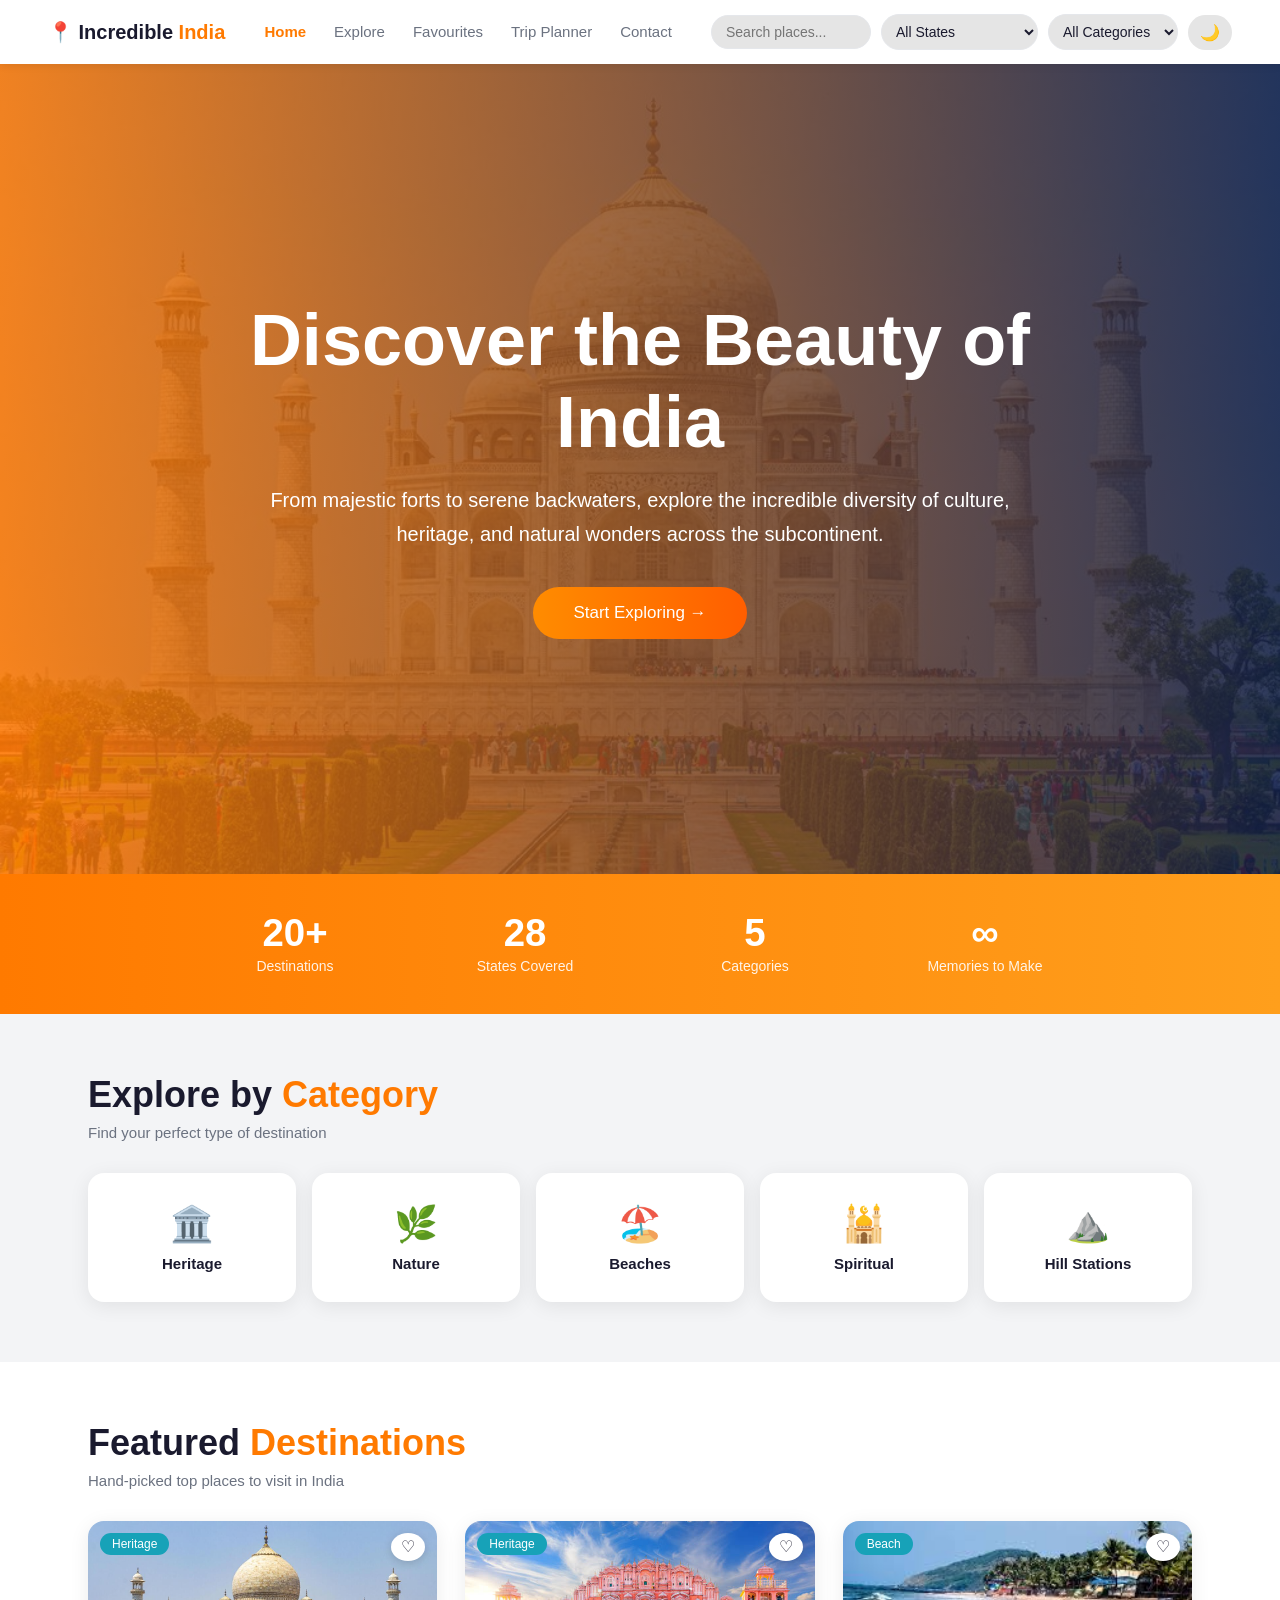
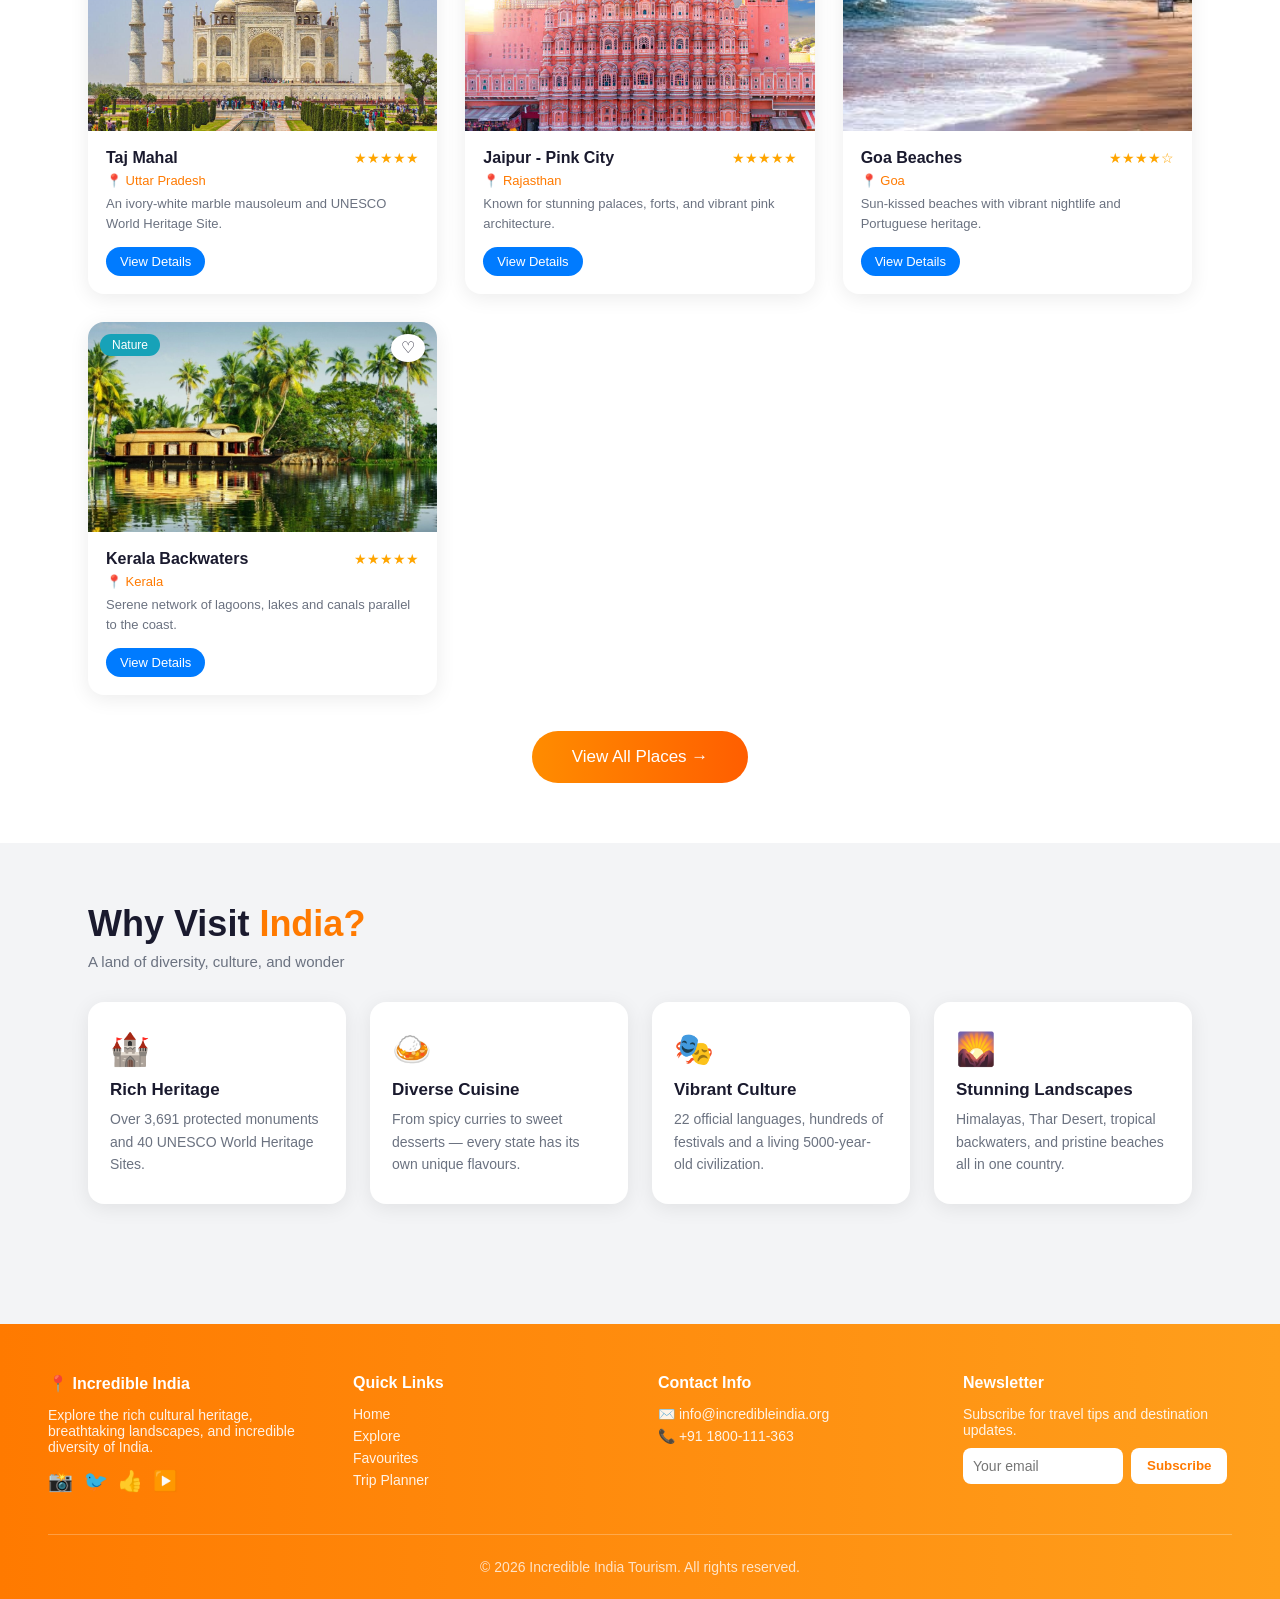
<file: index.html>
<!DOCTYPE html>
<html lang="en" data-theme="light">
<head>
<meta charset="UTF-8">
<meta name="viewport" content="width=device-width, initial-scale=1.0">
<title>Incredible India - Home</title>
<link rel="stylesheet" href="styles.css">
</head>
<body>

<!-- NAVBAR -->
<nav class="navbar">
  <div class="logo">📍 Incredible <span class="highlight">India</span></div>
  <div class="hamburger" onclick="toggleMenu()">☰</div>
  <ul class="nav-links" id="navLinks">
    <li><a href="index.html" class="active">Home</a></li>
    <li><a href="explore.html">Explore</a></li>
    <li><a href="favourites.html">Favourites</a></li>
    <li><a href="trip-planner.html">Trip Planner</a></li>
    <li><a href="contact details.html">Contact</a></li>
  </ul>
  <div class="nav-right">
    <input type="text" placeholder="Search places..." class="search" id="homeSearch">
    <select class="dropdown" id="homeState">
      <option value="">All States</option>
      <option>Uttar Pradesh</option>
      <option>Rajasthan</option>
      <option>Goa</option>
      <option>Tamil Nadu</option>
      <option>Karnataka</option>
      <option>Kerala</option>
      <option>Himachal Pradesh</option>
      <option>West Bengal</option>
      <option>Punjab</option>
    </select>
    <select class="dropdown" id="homeCat">
      <option value="">All Categories</option>
      <option>Heritage</option>
      <option>Nature</option>
      <option>Beach</option>
      <option>Spiritual</option>
      <option>Hill Station</option>
    </select>
    <button class="theme-toggle" onclick="toggleTheme()">🌙</button>
  </div>
</nav>

<!-- HERO SECTION -->
<section class="hero">
  <div class="hero-content">
    <h1>Discover the Beauty of India</h1>
    <p>
      From majestic forts to serene backwaters, explore the incredible diversity
      of culture, heritage, and natural wonders across the subcontinent.
    </p>
    <button class="explore-btn" onclick="goExplore()">Start Exploring →</button>
  </div>
</section>

<!-- STATS SECTION -->
<section class="stats-section">
  <div class="stats-grid">
    <div class="stat-box">
      <div class="stat-num">20+</div>
      <div class="stat-label">Destinations</div>
    </div>
    <div class="stat-box">
      <div class="stat-num">28</div>
      <div class="stat-label">States Covered</div>
    </div>
    <div class="stat-box">
      <div class="stat-num">5</div>
      <div class="stat-label">Categories</div>
    </div>
    <div class="stat-box">
      <div class="stat-num">∞</div>
      <div class="stat-label">Memories to Make</div>
    </div>
  </div>
</section>

<!-- CATEGORIES SECTION -->
<section class="categories-section">
  <div class="section-container">
    <h2 class="section-heading">Explore by <span>Category</span></h2>
    <p class="section-sub">Find your perfect type of destination</p>
    <div class="cat-grid">
      <div class="cat-card" onclick="goToCategory('Heritage')">
        <div class="cat-icon">🏛️</div>
        <div class="cat-name">Heritage</div>
      </div>
      <div class="cat-card" onclick="goToCategory('Nature')">
        <div class="cat-icon">🌿</div>
        <div class="cat-name">Nature</div>
      </div>
      <div class="cat-card" onclick="goToCategory('Beach')">
        <div class="cat-icon">🏖️</div>
        <div class="cat-name">Beaches</div>
      </div>
      <div class="cat-card" onclick="goToCategory('Spiritual')">
        <div class="cat-icon">🕌</div>
        <div class="cat-name">Spiritual</div>
      </div>
      <div class="cat-card" onclick="goToCategory('Hill Station')">
        <div class="cat-icon">⛰️</div>
        <div class="cat-name">Hill Stations</div>
      </div>
    </div>
  </div>
</section>

<!-- FEATURED PLACES -->
<section class="featured-section">
  <div class="section-container">
    <h2 class="section-heading">Featured <span>Destinations</span></h2>
    <p class="section-sub">Hand-picked top places to visit in India</p>
    <div class="grid" id="featuredGrid"></div>
    <div style="text-align:center;margin-top:36px;">
      <button class="explore-btn" onclick="window.location.href='explore.html'">View All Places →</button>
    </div>
  </div>
</section>

<!-- WHY INDIA SECTION -->
<section class="why-section">
  <div class="section-container">
    <h2 class="section-heading">Why Visit <span>India?</span></h2>
    <p class="section-sub">A land of diversity, culture, and wonder</p>
    <div class="why-grid">
      <div class="why-card">
        <div class="why-icon">🏰</div>
        <h3>Rich Heritage</h3>
        <p>Over 3,691 protected monuments and 40 UNESCO World Heritage Sites.</p>
      </div>
      <div class="why-card">
        <div class="why-icon">🍛</div>
        <h3>Diverse Cuisine</h3>
        <p>From spicy curries to sweet desserts — every state has its own unique flavours.</p>
      </div>
      <div class="why-card">
        <div class="why-icon">🎭</div>
        <h3>Vibrant Culture</h3>
        <p>22 official languages, hundreds of festivals and a living 5000-year-old civilization.</p>
      </div>
      <div class="why-card">
        <div class="why-icon">🌄</div>
        <h3>Stunning Landscapes</h3>
        <p>Himalayas, Thar Desert, tropical backwaters, and pristine beaches all in one country.</p>
      </div>
    </div>
  </div>
</section>

<!-- FOOTER -->
<footer class="footer">
  <div class="footer-container">
    <div class="footer-brand">
      <h3>📍 Incredible India</h3>
      <p>Explore the rich cultural heritage, breathtaking landscapes, and incredible diversity of India.</p>
      <div class="social-icons">
        <a href="#" class="social-icon">📸</a>
        <a href="#" class="social-icon">🐦</a>
        <a href="#" class="social-icon">👍</a>
        <a href="#" class="social-icon">▶️</a>
      </div>
    </div>
    <div class="footer-links">
      <h3>Quick Links</h3>
      <p><a href="index.html">Home</a></p>
      <p><a href="explore.html">Explore</a></p>
      <p><a href="favourites.html">Favourites</a></p>
      <p><a href="trip-planner.html">Trip Planner</a></p>
    </div>
    <div class="footer-contact">
      <h3>Contact Info</h3>
      <p>✉️ info@incredibleindia.org</p>
      <p>📞 +91 1800-111-363</p>
    </div>
    <div class="footer-newsletter">
      <h3>Newsletter</h3>
      <p>Subscribe for travel tips and destination updates.</p>
      <div class="newsletter">
        <input type="email" id="nlEmail" placeholder="Your email">
        <button onclick="subscribe()">Subscribe</button>
      </div>
    </div>
  </div>
  <div class="footer-bottom">
    <p>© 2026 Incredible India Tourism. All rights reserved.</p>
  </div>
</footer>

<script>
const featured = [
  { id:1, name:"Taj Mahal", state:"Uttar Pradesh", category:"Heritage", stars:5,
    desc:"An ivory-white marble mausoleum and UNESCO World Heritage Site.",
    imgs:["tajmahal.jpg"] },
  { id:2, name:"Jaipur - Pink City", state:"Rajasthan", category:"Heritage", stars:5,
    desc:"Known for stunning palaces, forts, and vibrant pink architecture.",
    imgs:["jaipur pink city.jpeg"] },
  { id:3, name:"Goa Beaches", state:"Goa", category:"Beach", stars:4,
    desc:"Sun-kissed beaches with vibrant nightlife and Portuguese heritage.",
    imgs:["goa beaches.jpeg"] },
  { id:8, name:"Kerala Backwaters", state:"Kerala", category:"Nature", stars:5,
    desc:"Serene network of lagoons, lakes and canals parallel to the coast.",
    imgs:["kerala backwaters.jpg"] }
];

function renderFeatured() {
  const favs = JSON.parse(localStorage.getItem("favourites")) || [];
  document.getElementById("featuredGrid").innerHTML = featured.map(p => `
    <div class="card">
      <div class="card-img">
        <span class="tag">${p.category}</span>
        <span class="heart">${favs.some(f=>f.id===p.id)?"❤️":"♡"}</span>
        <img src="${p.imgs[0]}" alt="${p.name}"
          onerror="this.src='https://images.unsplash.com/photo-1524492412937-b28074a5d7da?w=600&q=80'">
      </div>
      <div class="card-body">
        <div class="title-row">
          <h3>${p.name}</h3>
          <div class="stars">${"★".repeat(p.stars)}${"☆".repeat(5-p.stars)}</div>
        </div>
        <p class="state">📍 ${p.state}</p>
        <p class="desc">${p.desc}</p>
        <div class="buttons">
          <button class="details-btn" onclick="window.location.href='explore.html'">View Details</button>
        </div>
      </div>
    </div>`).join("");
}

function goExplore() {
  const q = document.getElementById("homeSearch").value;
  const state = document.getElementById("homeState").value;
  const cat = document.getElementById("homeCat").value;
  let url = "explore.html";
  const params = [];
  if (q) params.push("q="+encodeURIComponent(q));
  if (state) params.push("state="+encodeURIComponent(state));
  if (cat) params.push("cat="+encodeURIComponent(cat));
  if (params.length) url += "?" + params.join("&");
  window.location.href = url;
}

function goToCategory(cat) {
  window.location.href = "explore.html?cat=" + encodeURIComponent(cat);
}

function toggleTheme() {
  const html = document.documentElement;
  const isDark = html.getAttribute("data-theme") === "dark";
  html.setAttribute("data-theme", isDark ? "light" : "dark");
  document.querySelector(".theme-toggle").textContent = isDark ? "🌙" : "☀️";
  localStorage.setItem("theme", isDark ? "light" : "dark");
}

function toggleMenu() { document.getElementById("navLinks").classList.toggle("open"); }

function subscribe() {
  const e = document.getElementById("nlEmail").value.trim();
  if (!e) { alert("Please enter your email!"); return; }
  alert("✅ Subscribed successfully!"); document.getElementById("nlEmail").value = "";
}

window.onload = () => {
  const saved = localStorage.getItem("theme");
  if (saved === "dark") {
    document.documentElement.setAttribute("data-theme","dark");
    document.querySelector(".theme-toggle").textContent = "☀️";
  }
  renderFeatured();
};
</script>
</body>
</html>
</file>
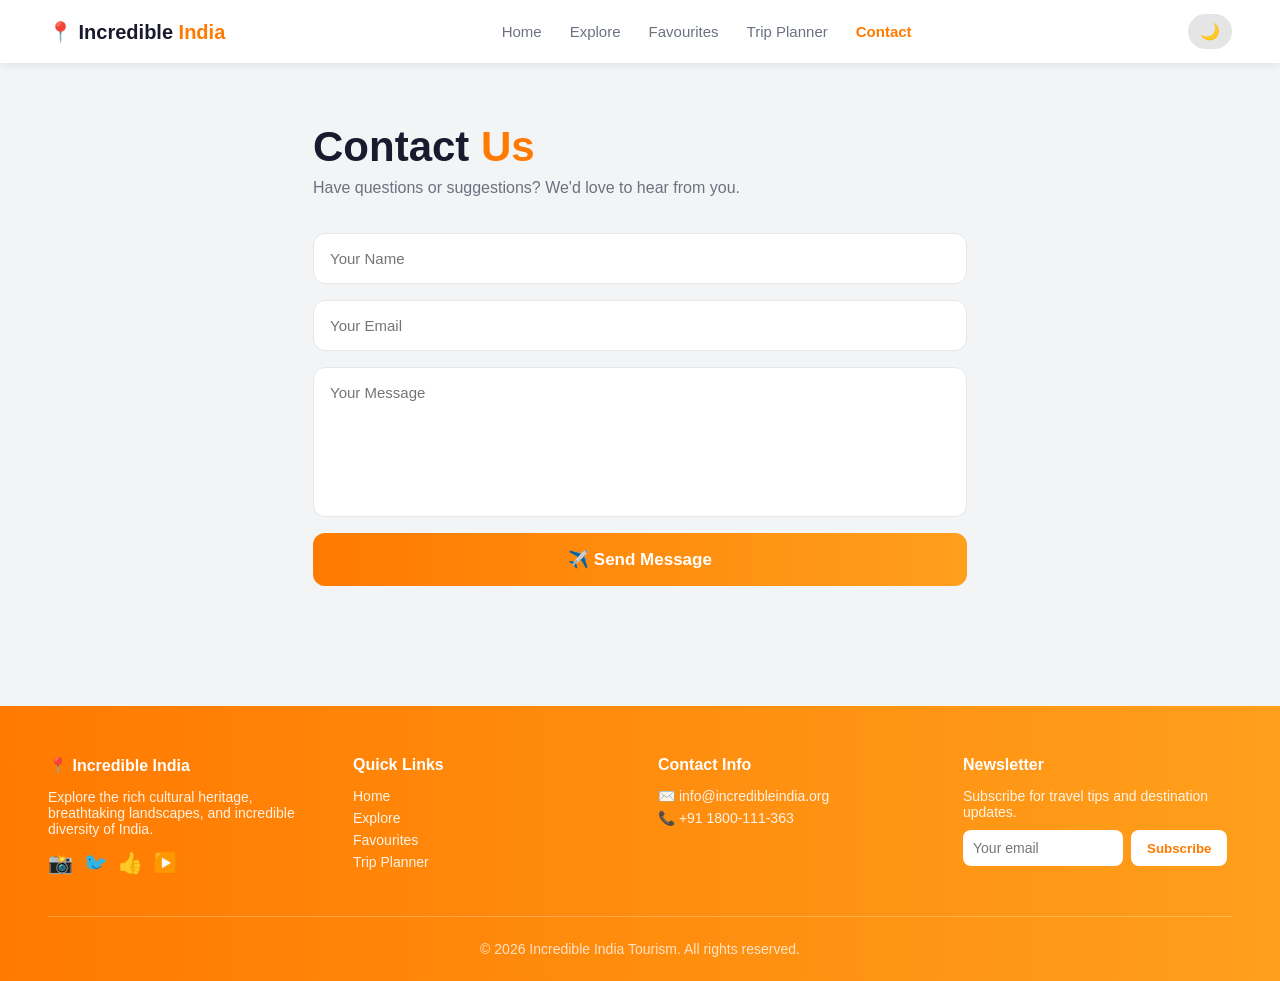
<file: contact details.html>
<!DOCTYPE html>
<html lang="en" data-theme="light">
<head>
<meta charset="UTF-8">
<meta name="viewport" content="width=device-width, initial-scale=1.0">
<title>Contact Us - Incredible India</title>
<link rel="stylesheet" href="styles.css">
</head>
<body>

<nav class="navbar">
  <div class="logo">📍 Incredible <span class="highlight">India</span></div>
  <div class="hamburger" onclick="toggleMenu()">☰</div>
  <ul class="nav-links" id="navLinks">
    <li><a href="index.html">Home</a></li>
    <li><a href="explore.html">Explore</a></li>
    <li><a href="favourites.html">Favourites</a></li>
    <li><a href="trip-planner.html">Trip Planner</a></li>
    <li><a href="contact details.html" class="active">Contact</a></li>
  </ul>
  <div class="nav-right">
    <button class="theme-toggle" onclick="toggleTheme()">🌙</button>
  </div>
</nav>

<div class="page-section contact-page">
  <h1 class="page-title">Contact <span>Us</span></h1>
  <p class="page-subtitle">Have questions or suggestions? We'd love to hear from you.</p>

  <div class="contact-form">
    <input type="text" id="contactName" placeholder="Your Name">
    <input type="email" id="contactEmail" placeholder="Your Email">
    <textarea id="contactMsg" placeholder="Your Message"></textarea>
    <button onclick="sendMessage()">✈️ Send Message</button>
  </div>
</div>

<footer class="footer">
  <div class="footer-container">
    <div class="footer-brand">
      <h3>📍 Incredible India</h3>
      <p>Explore the rich cultural heritage, breathtaking landscapes, and incredible diversity of India.</p>
      <div class="social-icons">
        <a href="#" class="social-icon">📸</a>
        <a href="#" class="social-icon">🐦</a>
        <a href="#" class="social-icon">👍</a>
        <a href="#" class="social-icon">▶️</a>
      </div>
    </div>
    <div class="footer-links">
      <h3>Quick Links</h3>
      <p><a href="index.html">Home</a></p>
      <p><a href="explore.html">Explore</a></p>
      <p><a href="favourites.html">Favourites</a></p>
      <p><a href="trip-planner.html">Trip Planner</a></p>
    </div>
    <div class="footer-contact">
      <h3>Contact Info</h3>
      <p>✉️ info@incredibleindia.org</p>
      <p>📞 +91 1800-111-363</p>
    </div>
    <div class="footer-newsletter">
      <h3>Newsletter</h3>
      <p>Subscribe for travel tips and destination updates.</p>
      <div class="newsletter">
        <input type="email" id="nlEmail" placeholder="Your email">
        <button onclick="subscribe()">Subscribe</button>
      </div>
    </div>
  </div>
  <div class="footer-bottom">
    <p>© 2026 Incredible India Tourism. All rights reserved.</p>
  </div>
</footer>

<script>
function sendMessage() {
  const name = document.getElementById("contactName").value.trim();
  const email = document.getElementById("contactEmail").value.trim();
  const msg = document.getElementById("contactMsg").value.trim();
  if (!name || !email || !msg) { alert("Please fill all fields!"); return; }
  alert(`✅ Thank you ${name}! Your message has been sent.`);
  document.getElementById("contactName").value = "";
  document.getElementById("contactEmail").value = "";
  document.getElementById("contactMsg").value = "";
}

function subscribe() {
  const email = document.getElementById("nlEmail").value.trim();
  if (!email) { alert("Please enter your email!"); return; }
  alert("✅ Subscribed successfully!");
  document.getElementById("nlEmail").value = "";
}

function toggleTheme() {
  const html = document.documentElement;
  const isDark = html.getAttribute("data-theme") === "dark";
  html.setAttribute("data-theme", isDark ? "light" : "dark");
  document.querySelector(".theme-toggle").textContent = isDark ? "🌙" : "☀️";
  localStorage.setItem("theme", isDark ? "light" : "dark");
}

function toggleMenu() { document.getElementById("navLinks").classList.toggle("open"); }

window.onload = () => {
  const saved = localStorage.getItem("theme");
  if (saved === "dark") { document.documentElement.setAttribute("data-theme","dark"); document.querySelector(".theme-toggle").textContent="☀️"; }
};
</script>
</body>
</html>
</file>
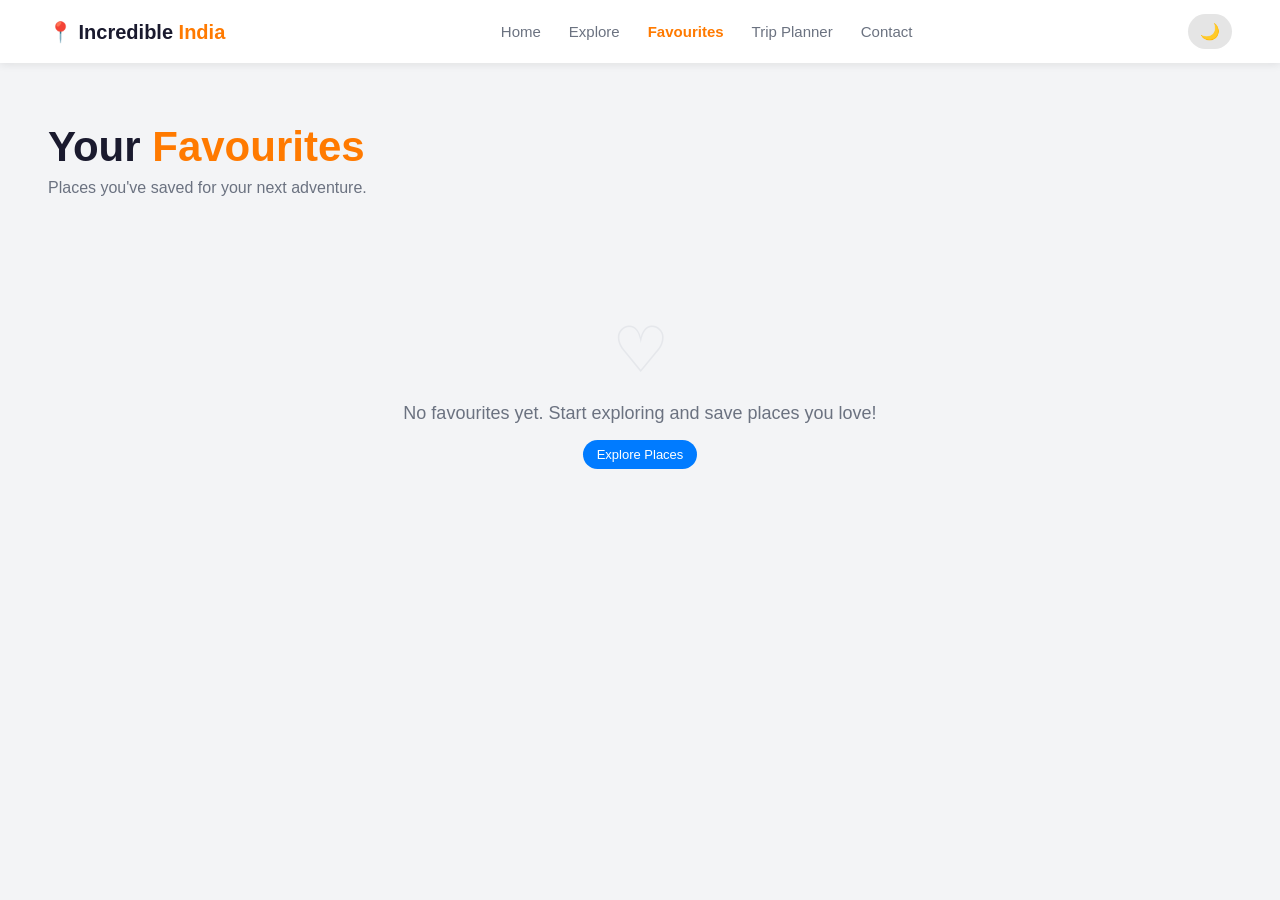
<file: favourites.html>
<!DOCTYPE html>
<html lang="en" data-theme="light">
<head>
<meta charset="UTF-8">
<meta name="viewport" content="width=device-width, initial-scale=1.0">
<title>Your Favourites - Incredible India</title>
<link rel="stylesheet" href="styles.css">
</head>
<body>

<nav class="navbar">
  <div class="logo">📍 Incredible <span class="highlight">India</span></div>
  <div class="hamburger" onclick="toggleMenu()">☰</div>
  <ul class="nav-links" id="navLinks">
    <li><a href="index.html">Home</a></li>
    <li><a href="explore.html">Explore</a></li>
    <li><a href="favourites.html" class="active">Favourites</a></li>
    <li><a href="trip-planner.html">Trip Planner</a></li>
    <li><a href="contact details.html">Contact</a></li>
  </ul>
  <div class="nav-right">
    <button class="theme-toggle" onclick="toggleTheme()">🌙</button>
  </div>
</nav>

<div class="page-section">
  <h1 class="page-title">Your <span>Favourites</span></h1>
  <p class="page-subtitle">Places you've saved for your next adventure.</p>
  <div class="grid" id="favGrid"></div>
</div>

<script>
function getFavs() { return JSON.parse(localStorage.getItem("favourites")) || []; }

function renderFavs() {
  const favs = getFavs();
  const grid = document.getElementById("favGrid");
  if (!favs.length) {
    grid.innerHTML = `
      <div class="empty-state" style="grid-column:1/-1">
        <div class="empty-icon">♡</div>
        <p>No favourites yet. Start exploring and save places you love!</p>
        <button onclick="window.location.href='explore.html'" class="details-btn" style="margin-top:16px;">Explore Places</button>
      </div>`;
    return;
  }
  grid.innerHTML = favs.map((p, i) => `
    <div class="card">
      <div class="card-img">
        <span class="tag">${p.category || "Place"}</span>
        <span class="heart active">❤️</span>
        <img src="${p.imgs ? p.imgs[0] : (p.img || '')}" alt="${p.name}"
          onerror="this.src='https://images.unsplash.com/photo-1524492412937-b28074a5d7da?w=600&q=80'">
      </div>
      <div class="card-body">
        <div class="title-row">
          <h3>${p.name}</h3>
          <div class="stars">${"★".repeat(p.stars||4)}${"☆".repeat(5-(p.stars||4))}</div>
        </div>
        <p class="state">📍 ${p.state}</p>
        <p class="desc">${(p.desc||"").slice(0,90)}...</p>
        <div class="buttons">
          <button class="fav-btn remove-btn" onclick="removeFav(${i})">❌ Remove</button>
          <button class="trip-btn" onclick="addToTrip(${i})">📅 Add to Trip</button>
        </div>
      </div>
    </div>`).join("");
}

function removeFav(i) {
  let favs = getFavs(); favs.splice(i,1);
  localStorage.setItem("favourites", JSON.stringify(favs));
  renderFavs();
}

function addToTrip(i) {
  const place = getFavs()[i];
  let trip = JSON.parse(localStorage.getItem("tripPlanner")) || [];
  if (trip.some(t => t.id === place.id)) { alert("Already in trip planner!"); return; }
  trip.push(place);
  localStorage.setItem("tripPlanner", JSON.stringify(trip));
  alert(`📅 ${place.name} added to Trip Planner!`);
}

function toggleTheme() {
  const html = document.documentElement;
  const isDark = html.getAttribute("data-theme") === "dark";
  html.setAttribute("data-theme", isDark ? "light" : "dark");
  document.querySelector(".theme-toggle").textContent = isDark ? "🌙" : "☀️";
  localStorage.setItem("theme", isDark ? "light" : "dark");
}

function toggleMenu() { document.getElementById("navLinks").classList.toggle("open"); }

window.onload = () => {
  const saved = localStorage.getItem("theme");
  if (saved === "dark") { document.documentElement.setAttribute("data-theme","dark"); document.querySelector(".theme-toggle").textContent="☀️"; }
  renderFavs();
};
</script>
</body>
</html>
</file>
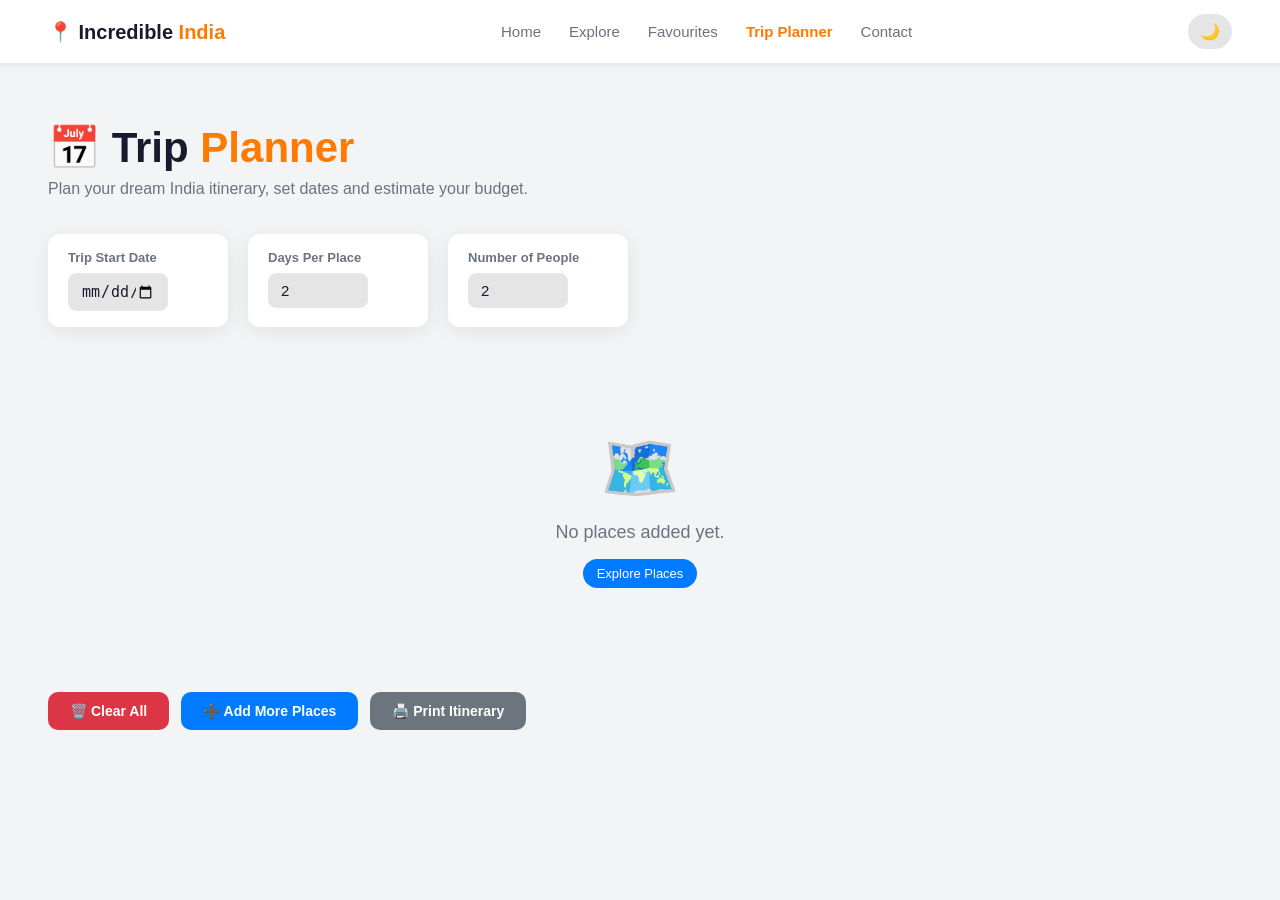
<file: trip-planner.html>
<!DOCTYPE html>
<html lang="en" data-theme="light">
<head>
<meta charset="UTF-8">
<meta name="viewport" content="width=device-width, initial-scale=1.0">
<title>Trip Planner - Incredible India</title>
<link rel="stylesheet" href="styles.css">
</head>
<body>

<nav class="navbar">
  <div class="logo">📍 Incredible <span class="highlight">India</span></div>
  <div class="hamburger" onclick="toggleMenu()">☰</div>
  <ul class="nav-links" id="navLinks">
    <li><a href="index.html">Home</a></li>
    <li><a href="explore.html">Explore</a></li>
    <li><a href="favourites.html">Favourites</a></li>
    <li><a href="trip-planner.html" class="active">Trip Planner</a></li>
    <li><a href="contact details.html">Contact</a></li>
  </ul>
  <div class="nav-right">
    <button class="theme-toggle" onclick="toggleTheme()">🌙</button>
  </div>
</nav>

<div class="page-section">
  <h1 class="page-title">📅 Trip <span>Planner</span></h1>
  <p class="page-subtitle">Plan your dream India itinerary, set dates and estimate your budget.</p>

  <!-- TRIP SETTINGS -->
  <div class="trip-settings">
    <div class="trip-setting-box">
      <label>Trip Start Date</label>
      <input type="date" id="tripStart" oninput="updateTripSummary()">
    </div>
    <div class="trip-setting-box">
      <label>Days Per Place</label>
      <input type="number" id="daysPerPlace" value="2" min="1" max="10" oninput="updateTripSummary()">
    </div>
    <div class="trip-setting-box">
      <label>Number of People</label>
      <input type="number" id="tripPeople" value="2" min="1" max="20" oninput="updateTripSummary()">
    </div>
  </div>

  <!-- TRIP SUMMARY -->
  <div class="trip-summary" id="tripSummary"></div>

  <!-- TRIP LIST -->
  <div id="tripContainer"></div>

  <div class="trip-actions">
    <button class="clear-btn" onclick="clearTrip()">🗑️ Clear All</button>
    <button class="explore-link-btn" onclick="window.location.href='explore.html'">➕ Add More Places</button>
    <button class="print-btn" onclick="window.print()">🖨️ Print Itinerary</button>
  </div>
</div>

<script>
function getTrip() { return JSON.parse(localStorage.getItem("tripPlanner")) || []; }

function renderTrip() {
  const trip = getTrip();
  const container = document.getElementById("tripContainer");
  if (!trip.length) {
    container.innerHTML = `
      <div class="empty-state">
        <div class="empty-icon">🗺️</div>
        <p>No places added yet.</p>
        <button onclick="window.location.href='explore.html'" class="details-btn" style="margin-top:16px;">Explore Places</button>
      </div>`;
    document.getElementById("tripSummary").innerHTML = "";
    return;
  }

  const days = parseInt(document.getElementById("daysPerPlace").value) || 2;
  const people = parseInt(document.getElementById("tripPeople").value) || 2;
  const startDate = document.getElementById("tripStart").value;

  container.innerHTML = trip.map((p, i) => {
    let dateStr = "";
    if (startDate) {
      const d = new Date(startDate);
      d.setDate(d.getDate() + i * days);
      const end = new Date(d); end.setDate(end.getDate() + days - 1);
      dateStr = `<span class="trip-dates">📅 ${d.toDateString()} – ${end.toDateString()}</span>`;
    }
    const cost = (p.costPerDay + 3300) * days * people;
    return `
      <div class="trip-card" draggable="true" ondragstart="dragStart(${i})" ondragover="dragOver(event,${i})" ondrop="drop(${i})">
        <div class="trip-num">${i+1}</div>
        <img src="${p.imgs ? p.imgs[0] : p.img || ''}" onerror="this.src='https://images.unsplash.com/photo-1524492412937-b28074a5d7da?w=200&q=80'" class="trip-img">
        <div class="trip-info">
          <h3>${p.name}</h3>
          <p class="trip-state">📍 ${p.state} · ${p.category}</p>
          ${dateStr}
          <p class="trip-cost">💰 Est. Cost: <strong>₹${cost.toLocaleString()}</strong> (${people} pax, ${days} days)</p>
          <p class="trip-desc">${p.desc ? p.desc.slice(0,80)+"..." : ""}</p>
        </div>
        <button class="remove-trip-btn" onclick="removeFromTrip(${i})">✕</button>
      </div>`;
  }).join("");
  updateTripSummary();
}

function updateTripSummary() {
  const trip = getTrip();
  if (!trip.length) return;
  const days = parseInt(document.getElementById("daysPerPlace").value) || 2;
  const people = parseInt(document.getElementById("tripPeople").value) || 2;
  const totalDays = trip.length * days;
  const totalCost = trip.reduce((sum, p) => sum + (p.costPerDay + 3300) * days * people, 0);
  document.getElementById("tripSummary").innerHTML = `
    <div class="summary-grid">
      <div class="summary-box">🗺️<br><strong>${trip.length}</strong><br>Places</div>
      <div class="summary-box">📅<br><strong>${totalDays}</strong><br>Total Days</div>
      <div class="summary-box">👥<br><strong>${people}</strong><br>People</div>
      <div class="summary-box">💰<br><strong>₹${totalCost.toLocaleString()}</strong><br>Est. Budget</div>
    </div>`;
  renderTrip();
}

function removeFromTrip(i) {
  let trip = getTrip(); trip.splice(i,1);
  localStorage.setItem("tripPlanner", JSON.stringify(trip));
  renderTrip();
}

function clearTrip() {
  if (confirm("Clear entire trip?")) { localStorage.removeItem("tripPlanner"); renderTrip(); }
}

// Drag to reorder
let dragIdx = null;
function dragStart(i) { dragIdx = i; }
function dragOver(e, i) { e.preventDefault(); }
function drop(i) {
  if (dragIdx === null || dragIdx === i) return;
  let trip = getTrip();
  const moved = trip.splice(dragIdx, 1)[0];
  trip.splice(i, 0, moved);
  localStorage.setItem("tripPlanner", JSON.stringify(trip));
  dragIdx = null; renderTrip();
}

function toggleTheme() {
  const html = document.documentElement;
  const isDark = html.getAttribute("data-theme") === "dark";
  html.setAttribute("data-theme", isDark ? "light" : "dark");
  document.querySelector(".theme-toggle").textContent = isDark ? "🌙" : "☀️";
  localStorage.setItem("theme", isDark ? "light" : "dark");
}

function toggleMenu() { document.getElementById("navLinks").classList.toggle("open"); }

window.onload = () => {
  const saved = localStorage.getItem("theme");
  if (saved === "dark") { document.documentElement.setAttribute("data-theme","dark"); document.querySelector(".theme-toggle").textContent="☀️"; }
  renderTrip();
};
</script>
</body>
</html>
</file>
<file: styles.css>
/* ===== RESET ===== */
*, *::before, *::after { margin:0; padding:0; box-sizing:border-box; }

/* ===== THEME VARIABLES ===== */
:root {
  --bg: #f3f4f6;
  --card-bg: #ffffff;
  --navbar-bg: #ffffff;
  --text: #1a1a2e;
  --muted: #6b7280;
  --border: #e5e7eb;
  --shadow: 0 4px 20px rgba(0,0,0,0.08);
  --orange: #ff7a00;
  --orange2: #ff9f1c;
  --green: #28a745;
  --blue: #007bff;
  --red: #dc3545;
  --input-bg: #e5e5e5;
}

[data-theme="dark"] {
  --bg: #0f172a;
  --card-bg: #1e293b;
  --navbar-bg: #1e293b;
  --text: #f1f5f9;
  --muted: #94a3b8;
  --border: #334155;
  --shadow: 0 4px 20px rgba(0,0,0,0.4);
  --input-bg: #334155;
}

/* ===== BASE ===== */
body { font-family: 'Segoe UI', Arial, sans-serif; background: var(--bg); color: var(--text); transition: background 0.3s, color 0.3s; }

/* ===== NAVBAR ===== */
.navbar {
  display: flex; justify-content: space-between; align-items: center;
  padding: 14px 48px;
  background: var(--navbar-bg);
  box-shadow: 0 2px 8px rgba(0,0,0,0.08);
  position: sticky; top: 0; z-index: 100;
  flex-wrap: wrap; gap: 10px;
}

.logo { font-size: 20px; font-weight: 700; color: var(--text); white-space: nowrap; }
.highlight { color: var(--orange); }

.nav-links { list-style: none; display: flex; gap: 28px; align-items: center; flex-wrap: wrap; }
.nav-links a { text-decoration: none; color: var(--muted); font-size: 15px; font-weight: 500; transition: color 0.2s; }
.nav-links a:hover, .nav-links a.active { color: var(--orange); font-weight: 600; }

.nav-right { display: flex; gap: 10px; align-items: center; flex-wrap: wrap; }

.search {
  padding: 8px 14px; border-radius: 20px; border: 1px solid var(--border);
  background: var(--input-bg); color: var(--text); font-size: 14px; width: 160px;
}
.search:focus { outline: none; border-color: var(--orange); }

.dropdown {
  padding: 8px 10px; border-radius: 20px; border: 1px solid var(--border);
  background: var(--input-bg); color: var(--text); font-size: 14px; cursor: pointer;
}

.theme-toggle {
  background: var(--input-bg); border: none; border-radius: 20px;
  padding: 8px 12px; cursor: pointer; font-size: 16px;
}

.hamburger { display: none; font-size: 24px; cursor: pointer; background: none; border: none; color: var(--text); }

/* ===== HERO (index.html) ===== */
.hero {
  height: 90vh; display: flex; justify-content: center; align-items: center;
  text-align: center; color: white;
  background: linear-gradient(to right, rgba(255,120,0,0.85), rgba(15,30,70,0.85)), url("tajmahal.jpg");
  background-size: cover; background-position: center;
}
.hero-content { max-width: 850px; padding: 0 20px; }
.hero h1 { font-size: clamp(36px, 6vw, 72px); font-weight: 700; margin-bottom: 20px; }
.hero p { font-size: clamp(16px, 2vw, 20px); line-height: 1.7; margin-bottom: 36px; }
.explore-btn {
  padding: 16px 40px; font-size: 17px; border: none; border-radius: 40px;
  background: linear-gradient(to right, #ff8c00, #ff5e00); color: white;
  cursor: pointer; transition: transform 0.3s;
}
.explore-btn:hover { transform: scale(1.05); }

/* ===== PAGE SECTIONS ===== */
.heading { text-align: center; padding: 48px 20px 20px; }
.heading h1 { font-size: clamp(28px, 4vw, 42px); }
.heading span { color: var(--orange); }
.heading p { color: var(--muted); margin-top: 8px; }

.page-section { padding: 60px 48px 80px; max-width: 1300px; margin: 0 auto; }
.page-title { font-size: clamp(28px, 4vw, 42px); margin-bottom: 8px; }
.page-title span { color: var(--orange); }
.page-subtitle { color: var(--muted); margin-bottom: 36px; }

/* ===== PLACES GRID ===== */
.places { padding: 20px 48px 80px; }
.grid {
  display: grid;
  grid-template-columns: repeat(auto-fill, minmax(270px, 1fr));
  gap: 28px;
}

/* ===== CARD ===== */
.card {
  background: var(--card-bg); border-radius: 16px;
  overflow: hidden; box-shadow: var(--shadow);
  transition: transform 0.3s, box-shadow 0.3s;
}
.card:hover { transform: translateY(-6px); box-shadow: 0 16px 40px rgba(0,0,0,0.15); }

.card-img { position: relative; }
.card-img img { width: 100%; height: 210px; object-fit: cover; display: block; }

.tag {
  position: absolute; top: 12px; left: 12px;
  background: #17a2b8; color: white;
  padding: 4px 12px; border-radius: 20px; font-size: 12px;
}
.heart {
  position: absolute; top: 12px; right: 12px;
  background: white; padding: 6px 10px; border-radius: 50%;
  cursor: pointer; font-size: 16px; line-height: 1;
  box-shadow: 0 2px 8px rgba(0,0,0,0.15); transition: transform 0.2s;
}
.heart:hover { transform: scale(1.2); }

.card-body { padding: 18px; }
.title-row { display: flex; justify-content: space-between; align-items: center; margin-bottom: 4px; }
.card-body h3 { font-size: 16px; font-weight: 700; color: var(--text); }
.stars { color: orange; font-size: 14px; }
.state { color: var(--orange); font-size: 13px; margin: 6px 0; }
.desc { font-size: 13px; color: var(--muted); line-height: 1.5; margin-bottom: 14px; }

.buttons { display: flex; gap: 8px; flex-wrap: wrap; }
.fav-btn, .details-btn, .map-btn, .trip-btn {
  padding: 7px 14px; border: none; border-radius: 20px;
  cursor: pointer; font-size: 13px; font-weight: 500; transition: opacity 0.2s;
}
.fav-btn { background: var(--green); color: white; }
.details-btn { background: var(--blue); color: white; }
.map-btn { background: #6c757d; color: white; }
.trip-btn { background: #6f42c1; color: white; }
.remove-btn { background: var(--red) !important; }
.fav-btn:hover, .details-btn:hover, .map-btn:hover, .trip-btn:hover { opacity: 0.85; }

/* ===== MODAL ===== */
.modal {
  display: none; position: fixed; inset: 0;
  background: rgba(0,0,0,0.65); z-index: 200;
  align-items: center; justify-content: center;
  padding: 16px;
}
.modal[style*="flex"] { display: flex !important; }

.modal-content {
  background: var(--card-bg); border-radius: 20px;
  width: 100%; max-width: 750px;
  max-height: 90vh; overflow-y: auto;
  position: relative; animation: fadeUp 0.3s ease;
}
.large-modal { max-width: 820px; }

.close {
  position: absolute; top: 14px; right: 18px; z-index: 10;
  font-size: 22px; cursor: pointer; background: rgba(0,0,0,0.1);
  border: none; border-radius: 50%; width: 34px; height: 34px;
  display: flex; align-items: center; justify-content: center;
  color: var(--text);
}
.close:hover { background: rgba(255,0,0,0.15); }

/* GALLERY */
.modal-img-gallery { width: 100%; }
.gallery-main { position: relative; }
.gallery-main img { width: 100%; height: 280px; object-fit: cover; border-radius: 20px 20px 0 0; display: block; }
.gallery-nav {
  position: absolute; top: 50%; transform: translateY(-50%);
  background: rgba(0,0,0,0.5); color: white; border: none;
  font-size: 26px; padding: 6px 14px; cursor: pointer; border-radius: 6px;
}
.gallery-nav.left { left: 10px; }
.gallery-nav.right { right: 10px; }
.gallery-thumbs { display: flex; gap: 8px; padding: 10px 16px; overflow-x: auto; }
.thumb { width: 70px; height: 55px; object-fit: cover; border-radius: 8px; cursor: pointer; opacity: 0.6; transition: opacity 0.2s; border: 2px solid transparent; }
.thumb.active { opacity: 1; border-color: var(--orange); }

/* MODAL DETAILS */
.modal-details { padding: 22px 26px 30px; }
.modal-top { display: flex; justify-content: space-between; align-items: flex-start; margin-bottom: 10px; }
.modal-top h2 { font-size: 1.5rem; color: var(--text); }
.modal-tag { background: #17a2b8; color: white; padding: 5px 14px; border-radius: 20px; font-size: 13px; white-space: nowrap; }
.modal-state-text { color: var(--orange); font-size: 14px; margin: 4px 0; }
.modal-stars { color: orange; font-size: 18px; }
.modal-desc-text { color: var(--muted); line-height: 1.7; margin: 14px 0; font-size: 15px; }

.modal-info-grid { display: grid; grid-template-columns: 1fr 1fr; gap: 12px; margin-bottom: 20px; }
.info-box {
  background: var(--bg); border-radius: 12px; padding: 14px;
  font-size: 13px; line-height: 1.6; color: var(--text);
}

/* BUDGET CALC */
.budget-calc {
  background: linear-gradient(135deg, #0f172a, #1e3a5f);
  border-radius: 14px; padding: 20px; margin-bottom: 20px; color: white;
}
.budget-calc h3 { margin-bottom: 14px; color: #fbbf24; }
.calc-inputs { display: flex; gap: 20px; margin-bottom: 14px; flex-wrap: wrap; }
.calc-inputs label { font-size: 14px; color: #cbd5e1; }
.calc-inputs input {
  margin-left: 8px; width: 65px; padding: 6px 10px;
  border-radius: 8px; border: 1px solid #334155;
  background: rgba(255,255,255,0.1); color: white; font-size: 14px;
}
.calc-result { background: rgba(255,107,0,0.15); border: 1px solid rgba(255,107,0,0.3); border-radius: 10px; padding: 14px; }
.budget-breakdown { display: grid; grid-template-columns: 1fr 1fr; gap: 6px; margin-bottom: 10px; font-size: 13px; color: #94a3b8; }
.calc-result strong { color: #fbbf24; font-size: 15px; }

/* REVIEWS */
.reviews-section { margin-bottom: 20px; }
.reviews-section h3 { margin-bottom: 14px; color: var(--text); }
.review-item { background: var(--bg); border-radius: 10px; padding: 12px; margin-bottom: 10px; }
.review-item strong { color: var(--text); }
.rev-stars { color: orange; margin-left: 8px; }
.review-item p { color: var(--muted); font-size: 14px; margin-top: 6px; }
.add-review { display: flex; flex-direction: column; gap: 10px; margin-top: 14px; }
.add-review input, .add-review textarea {
  padding: 10px 14px; border-radius: 10px; border: 1px solid var(--border);
  background: var(--bg); color: var(--text); font-size: 14px; font-family: inherit;
}
.add-review textarea { height: 80px; resize: none; }
.add-review button {
  background: var(--orange); color: white; border: none;
  padding: 10px; border-radius: 10px; cursor: pointer; font-size: 14px; font-weight: 600;
}
.star-input span { font-size: 26px; cursor: pointer; color: #ccc; transition: color 0.15s; }
.star-input span:hover { color: orange; }

/* MODAL ACTIONS */
.modal-actions { display: flex; gap: 12px; margin-top: 10px; }
.modal-actions button { flex: 1; padding: 12px; border: none; border-radius: 12px; font-size: 15px; font-weight: 600; cursor: pointer; }
.modal-actions .fav-btn { background: var(--green); color: white; }
.modal-actions .trip-btn { background: #6f42c1; color: white; }

/* MAP MODAL */
.map-modal-content { max-width: 820px; padding: 24px; }

.map-header { margin-bottom: 14px; }
.map-header h3 { font-size: 1.2rem; color: var(--text); }
.map-coords { font-size: 12px; color: var(--muted); margin-top: 4px; }

.map-tab-btns { display: flex; gap: 10px; margin-bottom: 14px; }
.map-tab-btn { padding: 9px 20px; border: 2px solid var(--border); border-radius: 25px; background: transparent; color: var(--muted); cursor: pointer; font-size: 14px; font-weight: 500; transition: all 0.2s; }
.map-tab-btn.active { background: var(--orange); border-color: var(--orange); color: white; }
.map-tab-btn:hover:not(.active) { border-color: var(--orange); color: var(--orange); }

.map-hint { font-size: 13px; color: var(--muted); margin-bottom: 10px; padding: 10px 14px; background: var(--bg); border-radius: 8px; }

#mapContainer { width: 100%; height: 400px; border-radius: 12px; overflow: hidden; margin-top: 10px; border: 2px solid var(--border); }

.directions-form { background: var(--bg); border-radius: 12px; padding: 16px; margin-bottom: 10px; }
.dir-input-row { display: flex; align-items: center; gap: 10px; margin-bottom: 10px; flex-wrap: wrap; }
.dir-input-row span { font-size: 18px; flex-shrink: 0; }
.dir-input-row input { flex: 1; min-width: 180px; padding: 9px 14px; border-radius: 10px; border: 1px solid var(--border); background: var(--card-bg); color: var(--text); font-size: 14px; }
.dir-input-row input:focus { outline: none; border-color: var(--orange); }
.dir-btn { padding: 9px 14px; background: #0066ff; color: white; border: none; border-radius: 10px; cursor: pointer; font-size: 13px; white-space: nowrap; }
.get-route-btn { width: 100%; padding: 12px; background: var(--orange); color: white; border: none; border-radius: 10px; font-size: 15px; font-weight: 600; cursor: pointer; }
.route-status { font-size: 14px; color: var(--muted); padding: 8px 0; min-height: 24px; }
.route-info { background: linear-gradient(135deg, #0f172a, #1e3a5f); border-radius: 12px; padding: 16px; margin-top: 12px; }
.route-summary { display: flex; gap: 24px; margin-bottom: 8px; flex-wrap: wrap; }
.route-stat { font-size: 15px; color: #cbd5e1; }
.route-stat strong { color: #fbbf24; font-size: 17px; }
.route-note { font-size: 12px; color: #64748b; margin: 0; }

/* ===== TRIP PLANNER ===== */
.trip-settings { display: flex; gap: 20px; flex-wrap: wrap; margin-bottom: 24px; }
.trip-setting-box { background: var(--card-bg); border-radius: 12px; padding: 16px 20px; box-shadow: var(--shadow); display: flex; flex-direction: column; gap: 8px; min-width: 180px; }
.trip-setting-box label { font-size: 13px; color: var(--muted); font-weight: 600; }
.trip-setting-box input {
  padding: 8px 12px; border-radius: 8px; border: 1px solid var(--border);
  background: var(--input-bg); color: var(--text); font-size: 15px; width: 100px;
}

.summary-grid { display: grid; grid-template-columns: repeat(4, 1fr); gap: 14px; margin-bottom: 28px; }
.summary-box {
  background: var(--card-bg); border-radius: 14px; padding: 18px;
  text-align: center; box-shadow: var(--shadow); font-size: 13px; color: var(--muted);
  line-height: 1.6;
}
.summary-box strong { font-size: 22px; color: var(--orange); display: block; }

.trip-card {
  background: var(--card-bg); border-radius: 16px; padding: 16px;
  display: flex; align-items: center; gap: 16px; margin-bottom: 16px;
  box-shadow: var(--shadow); position: relative; cursor: grab;
}
.trip-num {
  background: var(--orange); color: white; width: 36px; height: 36px;
  border-radius: 50%; display: flex; align-items: center; justify-content: center;
  font-weight: 700; font-size: 16px; flex-shrink: 0;
}
.trip-img { width: 90px; height: 70px; object-fit: cover; border-radius: 10px; flex-shrink: 0; }
.trip-info { flex: 1; }
.trip-info h3 { font-size: 16px; margin-bottom: 4px; color: var(--text); }
.trip-state { font-size: 13px; color: var(--muted); }
.trip-dates { font-size: 12px; color: #6f42c1; display: block; margin-top: 4px; }
.trip-cost { font-size: 13px; color: var(--orange); margin-top: 4px; }
.trip-desc { font-size: 12px; color: var(--muted); margin-top: 4px; }
.remove-trip-btn {
  position: absolute; top: 10px; right: 12px;
  background: none; border: none; font-size: 18px; cursor: pointer;
  color: var(--red);
}

.trip-actions { display: flex; gap: 12px; flex-wrap: wrap; margin-top: 24px; }
.clear-btn, .explore-link-btn, .print-btn {
  padding: 11px 22px; border: none; border-radius: 10px;
  cursor: pointer; font-size: 14px; font-weight: 600;
}
.clear-btn { background: var(--red); color: white; }
.explore-link-btn { background: var(--blue); color: white; }
.print-btn { background: #6c757d; color: white; }

/* ===== CONTACT PAGE ===== */
.contact-page { max-width: 750px !important; }
.contact-form { display: flex; flex-direction: column; gap: 16px; }
.contact-form input, .contact-form textarea {
  padding: 16px; border-radius: 12px; border: 1px solid var(--border);
  font-size: 15px; background: var(--card-bg); color: var(--text);
  font-family: inherit; transition: border 0.2s;
}
.contact-form input:focus, .contact-form textarea:focus { outline: none; border-color: var(--orange); }
.contact-form textarea { height: 150px; resize: none; }
.contact-form button {
  width: 100%; padding: 16px; border: none; border-radius: 12px;
  font-size: 17px; font-weight: 600; color: white; cursor: pointer;
  background: linear-gradient(to right, #ff7a00, #ff9f1c);
  transition: opacity 0.2s;
}
.contact-form button:hover { opacity: 0.9; }

/* ===== FOOTER ===== */
.footer { background: linear-gradient(to right, #ff7a00, #ff9f1c); color: white; padding: 50px 48px 0; margin-top: 40px; }
.footer-container { display: flex; justify-content: space-between; flex-wrap: wrap; gap: 36px; padding-bottom: 40px; }
.footer-brand, .footer-links, .footer-contact, .footer-newsletter { flex: 1; min-width: 180px; }
.footer h3 { font-size: 16px; margin-bottom: 14px; }
.footer p { font-size: 14px; margin: 6px 0; opacity: 0.9; }
.footer a { color: white; text-decoration: none; }
.footer a:hover { text-decoration: underline; }
.social-icons { display: flex; gap: 10px; margin-top: 14px; }
.social-icon { font-size: 20px; text-decoration: none !important; }
.newsletter { display: flex; gap: 8px; margin-top: 10px; flex-wrap: wrap; }
.newsletter input { padding: 10px; border-radius: 8px; border: none; width: 160px; font-size: 14px; }
.newsletter button { padding: 10px 16px; border: none; border-radius: 8px; background: white; color: var(--orange); font-weight: 700; cursor: pointer; }
.footer-bottom { border-top: 1px solid rgba(255,255,255,0.3); text-align: center; padding: 18px 0; font-size: 13px; opacity: 0.85; }

/* ===== EMPTY STATE ===== */
.empty-state { text-align: center; padding: 80px 20px; }
.empty-icon { font-size: 64px; color: var(--border); margin-bottom: 16px; }
.empty-state p { color: var(--muted); font-size: 18px; }

/* ===== TOAST ===== */
.toast {
  position: fixed; bottom: 28px; left: 50%; transform: translateX(-50%) translateY(100px);
  background: #1e293b; color: white; padding: 12px 26px; border-radius: 50px;
  font-size: 14px; z-index: 999; transition: transform 0.4s ease;
  border-left: 4px solid var(--orange); white-space: nowrap;
}
.toast.show { transform: translateX(-50%) translateY(0); }

/* ===== ANIMATIONS ===== */
@keyframes fadeUp {
  from { opacity: 0; transform: translateY(20px); }
  to   { opacity: 1; transform: translateY(0); }
}

/* ===== STATS SECTION ===== */
.stats-section {
  background: linear-gradient(to right, #ff7a00, #ff9f1c);
  padding: 40px 48px;
}
.stats-grid {
  display: grid; grid-template-columns: repeat(4, 1fr);
  gap: 20px; max-width: 900px; margin: 0 auto; text-align: center;
}
.stat-box { color: white; }
.stat-num { font-size: 2.4rem; font-weight: 800; line-height: 1; }
.stat-label { font-size: 14px; opacity: 0.9; margin-top: 6px; }

/* ===== SECTION COMMON ===== */
.section-container { max-width: 1200px; margin: 0 auto; padding: 0 48px; }
.section-heading { font-size: clamp(24px, 3vw, 36px); margin-bottom: 8px; color: var(--text); }
.section-heading span { color: var(--orange); }
.section-sub { color: var(--muted); margin-bottom: 32px; font-size: 15px; }

/* ===== CATEGORIES ===== */
.categories-section { padding: 60px 0; background: var(--bg); }
.cat-grid {
  display: flex; gap: 16px; flex-wrap: wrap;
}
.cat-card {
  background: var(--card-bg); border-radius: 16px;
  padding: 28px 20px; text-align: center; cursor: pointer;
  box-shadow: var(--shadow); flex: 1; min-width: 120px;
  transition: transform 0.25s, box-shadow 0.25s;
  border: 2px solid transparent;
}
.cat-card:hover {
  transform: translateY(-5px);
  border-color: var(--orange);
  box-shadow: 0 12px 30px rgba(255,122,0,0.15);
}
.cat-icon { font-size: 2.2rem; margin-bottom: 10px; }
.cat-name { font-weight: 600; font-size: 15px; color: var(--text); }

/* ===== FEATURED ===== */
.featured-section { padding: 60px 0; background: var(--card-bg); }

/* ===== WHY INDIA ===== */
.why-section { padding: 60px 0 80px; background: var(--bg); }
.why-grid {
  display: grid; grid-template-columns: repeat(auto-fill, minmax(220px, 1fr));
  gap: 24px;
}
.why-card {
  background: var(--card-bg); border-radius: 16px; padding: 28px 22px;
  box-shadow: var(--shadow); transition: transform 0.25s;
}
.why-card:hover { transform: translateY(-4px); }
.why-icon { font-size: 2rem; margin-bottom: 12px; }
.why-card h3 { font-size: 17px; margin-bottom: 8px; color: var(--text); }
.why-card p { font-size: 14px; color: var(--muted); line-height: 1.6; }

/* ===== PRINT ===== */
@media print {
  .navbar, .trip-actions, .remove-trip-btn { display: none !important; }
  body { background: white; }
}

/* ===== MOBILE RESPONSIVE ===== */
@media (max-width: 900px) {
  .navbar { padding: 14px 20px; }
  .hamburger { display: block; }
  .nav-links {
    display: none; flex-direction: column; gap: 14px;
    width: 100%; background: var(--navbar-bg);
    padding: 16px 0; order: 3;
  }
  .nav-links.open { display: flex; }
  .nav-right { flex-wrap: wrap; gap: 8px; }
  .search { width: 130px; }
  .places { padding: 20px; }
  .page-section { padding: 40px 20px 60px; }
  .modal-info-grid { grid-template-columns: 1fr; }
  .budget-breakdown { grid-template-columns: 1fr; }
  .summary-grid { grid-template-columns: 1fr 1fr; }
}

@media (max-width: 600px) {
  .stats-grid { grid-template-columns: 1fr 1fr; }
  .section-container { padding: 0 20px; }
  .cat-grid { gap: 12px; }
  .why-grid { grid-template-columns: 1fr 1fr; }

  .hero h1 { font-size: 32px; }
  .modal-top { flex-direction: column; gap: 10px; }
  .modal-actions { flex-direction: column; }
  .trip-card { flex-wrap: wrap; }
  .trip-img { width: 100%; height: 140px; }
  .summary-grid { grid-template-columns: 1fr 1fr; }
  .footer { padding: 40px 20px 0; }
  .footer-container { flex-direction: column; }
  .gallery-main img { height: 200px; }
  .calc-inputs { flex-direction: column; }
  .trip-settings { flex-direction: column; }
}
</file>
